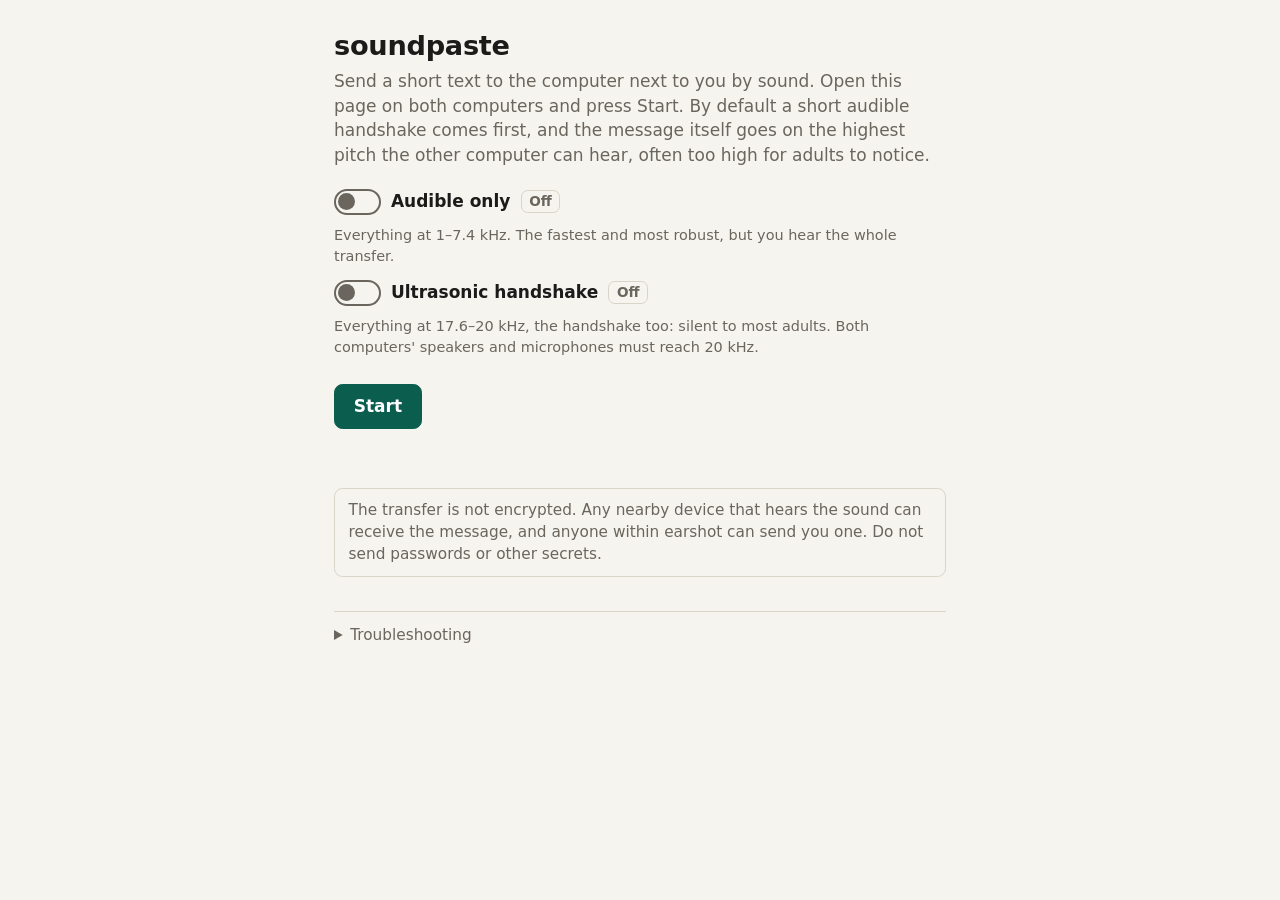
<file: index.html>
<!doctype html>
<html lang="en">
<head>
<meta charset="utf-8">
<meta name="viewport" content="width=device-width, initial-scale=1">
<!-- The page contacts nothing: everything is loaded from the same directory. -->
<meta http-equiv="Content-Security-Policy" content="default-src 'none'; script-src 'self' 'wasm-unsafe-eval'; style-src 'self'; connect-src 'self'; img-src 'self' data:; media-src 'self'; base-uri 'none'; form-action 'none'">
<meta name="referrer" content="no-referrer">
<title>soundpaste</title>
<link rel="stylesheet" href="./style.css">
</head>
<body>
<main>
  <header>
    <h1>soundpaste</h1>
    <p class="lead">Send a short text to the computer next to you by sound. Open this page on both computers and press Start. By default a short audible handshake comes first, and the message itself goes on the highest pitch the other computer can hear, often too high for adults to notice.</p>
  </header>

  <section id="mode-section" aria-labelledby="mode-title">
    <h2 id="mode-title" class="visually-hidden">Frequencies</h2>
    <div class="mode-row">
      <label class="switch">
        <input type="checkbox" id="mode-audible" role="switch" aria-describedby="mode-audible-hint">
        <span>Audible only</span>
        <span class="state" aria-hidden="true"></span>
      </label>
      <p id="mode-audible-hint" class="small">Everything at 1–7.4 kHz. The fastest and most robust, but you hear the whole transfer.</p>
    </div>
    <div class="mode-row">
      <label class="switch">
        <input type="checkbox" id="mode-ultrasonic" role="switch" aria-describedby="mode-ultrasonic-hint">
        <span>Ultrasonic handshake</span>
        <span class="state" aria-hidden="true"></span>
      </label>
      <p id="mode-ultrasonic-hint" class="small">Everything at 17.6–20 kHz, the handshake too: silent to most adults. Both computers' speakers and microphones must reach 20 kHz.</p>
    </div>
  </section>

  <section id="start-section" aria-labelledby="start-title">
    <h2 id="start-title" class="visually-hidden">Setup</h2>
    <button id="start" class="primary" type="button">Start</button>
    <p id="start-status" class="status" role="status"></p>
  </section>

  <p id="hidden-warning" class="notice warning" hidden>This tab is in the background. Receiving continues, but the view updates slowly. Keep the tab visible during a transfer.</p>

  <section id="meter-section" aria-labelledby="meter-title" hidden>
    <h2 id="meter-title">Microphone</h2>
    <div class="meter" role="meter" aria-label="Microphone signal level" aria-valuemin="-80" aria-valuemax="0" aria-valuenow="-80" id="meter">
      <div class="meter-bar" id="meter-bar"></div>
      <div class="meter-peak" id="meter-peak"></div>
    </div>
    <p class="meter-text"><span id="meter-db">–</span> <span id="meter-hint"></span></p>
  </section>

  <section id="send-section" aria-labelledby="send-title" hidden>
    <h2 id="send-title">Send</h2>
    <label for="text" class="visually-hidden">Text to send</label>
    <textarea id="text" rows="3" spellcheck="false" autocomplete="off" placeholder="A link, a note or other short text"></textarea>
    <p class="row small">
      <span id="count">0 / 512 bytes</span>
      <span id="estimate"></span>
    </p>
    <p id="too-long" class="notice error" hidden></p>
    <p class="row">
      <button id="send" class="primary" type="button" disabled>Send</button>
      <button id="cancel" type="button" hidden>Cancel</button>
    </p>
    <p id="tx-status" class="status" role="status" aria-live="polite"></p>
    <p id="tx-advice" class="notice error" hidden></p>
  </section>

  <section id="receive-section" aria-labelledby="receive-title" hidden>
    <h2 id="receive-title">Received</h2>
    <p id="rx-status" class="status" role="status" aria-live="polite">Listening…</p>
    <progress id="rx-progress" max="1" value="0" hidden></progress>
    <pre id="received" hidden></pre>
    <p class="row">
      <button id="copy" type="button" hidden>Copy</button>
      <span id="copy-status" class="small" role="status"></span>
    </p>
  </section>

  <p class="notice">The transfer is not encrypted. Any nearby device that hears the sound can receive the message, and anyone within earshot can send you one. Do not send passwords or other secrets.</p>

  <details id="debug">
    <summary>Troubleshooting</summary>
    <p id="stats" class="small"></p>
    <p class="row">
      <button id="download" type="button" disabled>Download microphone recording (WAV)</button>
      <button id="clear-log" type="button">Clear log</button>
    </p>
    <p class="small">The recording holds the last 45 seconds from the microphone. It stays on this computer unless you download and share it yourself.</p>
    <pre id="log" aria-label="Event log"></pre>
  </details>
</main>
<script src="./app.js"></script>
</body>
</html>
</file>
<file: style.css>
:root {
  --bg: #f6f4ef;
  --fg: #1c1b19;
  --muted: #6a665e;
  --line: #d9d4c8;
  --panel: #fffdf8;
  --accent: #0b5d4e;
  --accent-fg: #ffffff;
  --warn-bg: #fff3cd;
  --warn-fg: #5c4400;
  --err-bg: #fde2e0;
  --err-fg: #7a1410;
  --ok: #0b5d4e;
  --meter: #0b5d4e;
  --meter-hot: #b3261e;
}
@media (prefers-color-scheme: dark) {
  :root {
    --bg: #151614;
    --fg: #ecebe6;
    --muted: #a09c92;
    --line: #34352f;
    --panel: #1d1e1b;
    --accent: #6fd3bd;
    --accent-fg: #0c1a17;
    --warn-bg: #3d3310;
    --warn-fg: #f3dc8f;
    --err-bg: #47191a;
    --err-fg: #ffb4ab;
    --ok: #6fd3bd;
    --meter: #6fd3bd;
    --meter-hot: #ff8a80;
  }
}
* { box-sizing: border-box; }
html { font-size: 17px; }
body {
  margin: 0;
  background: var(--bg);
  color: var(--fg);
  font-family: system-ui, -apple-system, "Segoe UI", Roboto, sans-serif;
  line-height: 1.45;
}
main {
  max-width: 38rem;
  margin: 0 auto;
  padding: 1.5rem 1rem 4rem;
}
h1 { font-size: 1.6rem; margin: 0 0 0.25rem; letter-spacing: -0.01em; }
h2 { font-size: 0.8rem; text-transform: uppercase; letter-spacing: 0.08em; color: var(--muted); margin: 0 0 0.5rem; font-weight: 600; }
.lead { margin: 0 0 1.25rem; color: var(--muted); }
section { margin: 0 0 1.5rem; }
.visually-hidden { position: absolute; width: 1px; height: 1px; overflow: hidden; clip: rect(0 0 0 0); white-space: nowrap; }
[hidden] { display: none !important; }

button {
  font: inherit;
  padding: 0.55rem 1.1rem;
  border-radius: 0.5rem;
  border: 1px solid var(--line);
  background: var(--panel);
  color: var(--fg);
  cursor: pointer;
}
button.primary { background: var(--accent); border-color: var(--accent); color: var(--accent-fg); font-weight: 600; }
button:disabled { opacity: 0.45; cursor: not-allowed; }
button:focus-visible, textarea:focus-visible, summary:focus-visible { outline: 3px solid var(--accent); outline-offset: 2px; }

textarea {
  display: block;
  width: 100%;
  font: inherit;
  font-family: ui-monospace, SFMono-Regular, Menlo, Consolas, monospace;
  font-size: 0.95rem;
  padding: 0.6rem 0.7rem;
  border: 1px solid var(--line);
  border-radius: 0.5rem;
  background: var(--panel);
  color: var(--fg);
  resize: vertical;
}
.row { display: flex; flex-wrap: wrap; gap: 0.6rem; align-items: center; margin: 0.5rem 0; }
.small { font-size: 0.85rem; color: var(--muted); }
.row.small { justify-content: space-between; margin: 0.3rem 0 0.6rem; }
.status { margin: 0.5rem 0; min-height: 1.45em; }
.status.ok { color: var(--ok); font-weight: 600; }
.notice { padding: 0.6rem 0.8rem; border-radius: 0.5rem; border: 1px solid var(--line); font-size: 0.9rem; color: var(--muted); margin: 0.75rem 0; }
.notice.warning { background: var(--warn-bg); color: var(--warn-fg); border-color: transparent; }
.notice.error { background: var(--err-bg); color: var(--err-fg); border-color: transparent; }

.switch { display: inline-flex; align-items: center; gap: 0.6rem; cursor: pointer; font-weight: 600; }
/* Off: a hollow track with the knob on the left. On: a filled track, the knob on the right
   with a check mark. The On/Off word repeats the state in text (screen readers get it
   from role="switch"). */
.switch input {
  appearance: none;
  flex: none;
  position: relative;
  width: 2.75rem;
  height: 1.5rem;
  margin: 0;
  border-radius: 1rem;
  border: 2px solid var(--muted);
  background: transparent;
  cursor: pointer;
  transition: background 120ms, border-color 120ms;
}
.switch input::after {
  content: "";
  position: absolute;
  top: 0.125rem;
  left: 0.125rem;
  width: 1rem;
  height: 1rem;
  border-radius: 50%;
  background: var(--muted);
  color: var(--accent);
  font-size: 0.7rem;
  font-weight: 700;
  line-height: 1rem;
  text-align: center;
  transition: transform 120ms, background 120ms;
}
.switch input:checked { background: var(--accent); border-color: var(--accent); }
.switch input:checked::after { content: "✓"; background: var(--accent-fg); transform: translateX(1.25rem); }
.switch input:disabled { opacity: 0.45; cursor: not-allowed; }
.switch input:focus-visible { outline: 3px solid var(--accent); outline-offset: 2px; }
.switch .state {
  min-width: 2.2rem;
  padding: 0.05rem 0.45rem;
  border-radius: 0.4rem;
  font-size: 0.8rem;
  text-align: center;
  color: var(--muted);
  border: 1px solid var(--line);
}
.switch .state::before { content: "Off"; }
.switch input:checked ~ .state { color: var(--accent-fg); background: var(--accent); border-color: var(--accent); }
.switch input:checked ~ .state::before { content: "On"; }
.mode-row { margin: 0 0 0.75rem; }
.mode-row p { margin: 0.25rem 0 0; }

.meter { position: relative; height: 0.9rem; background: var(--panel); border: 1px solid var(--line); border-radius: 0.45rem; overflow: hidden; }
.meter-bar { position: absolute; inset: 0 auto 0 0; width: 0%; background: var(--meter); transition: width 60ms linear; }
.meter-bar.hot { background: var(--meter-hot); }
.meter-peak { position: absolute; top: 0; bottom: 0; width: 2px; left: 0%; background: var(--fg); opacity: 0.6; }
.meter-text { margin: 0.35rem 0 0; font-size: 0.85rem; color: var(--muted); font-variant-numeric: tabular-nums; }

progress { display: block; width: 100%; height: 0.6rem; accent-color: var(--accent); }
pre {
  font-family: ui-monospace, SFMono-Regular, Menlo, Consolas, monospace;
  font-size: 0.9rem;
  white-space: pre-wrap;
  overflow-wrap: anywhere;
  margin: 0.5rem 0;
}
#received { padding: 0.7rem 0.8rem; background: var(--panel); border: 1px solid var(--line); border-radius: 0.5rem; }
details { margin-top: 2rem; border-top: 1px solid var(--line); padding-top: 0.75rem; }
summary { cursor: pointer; color: var(--muted); font-size: 0.9rem; }
#log { font-size: 0.75rem; max-height: 22rem; overflow: auto; color: var(--muted); }
</file>
